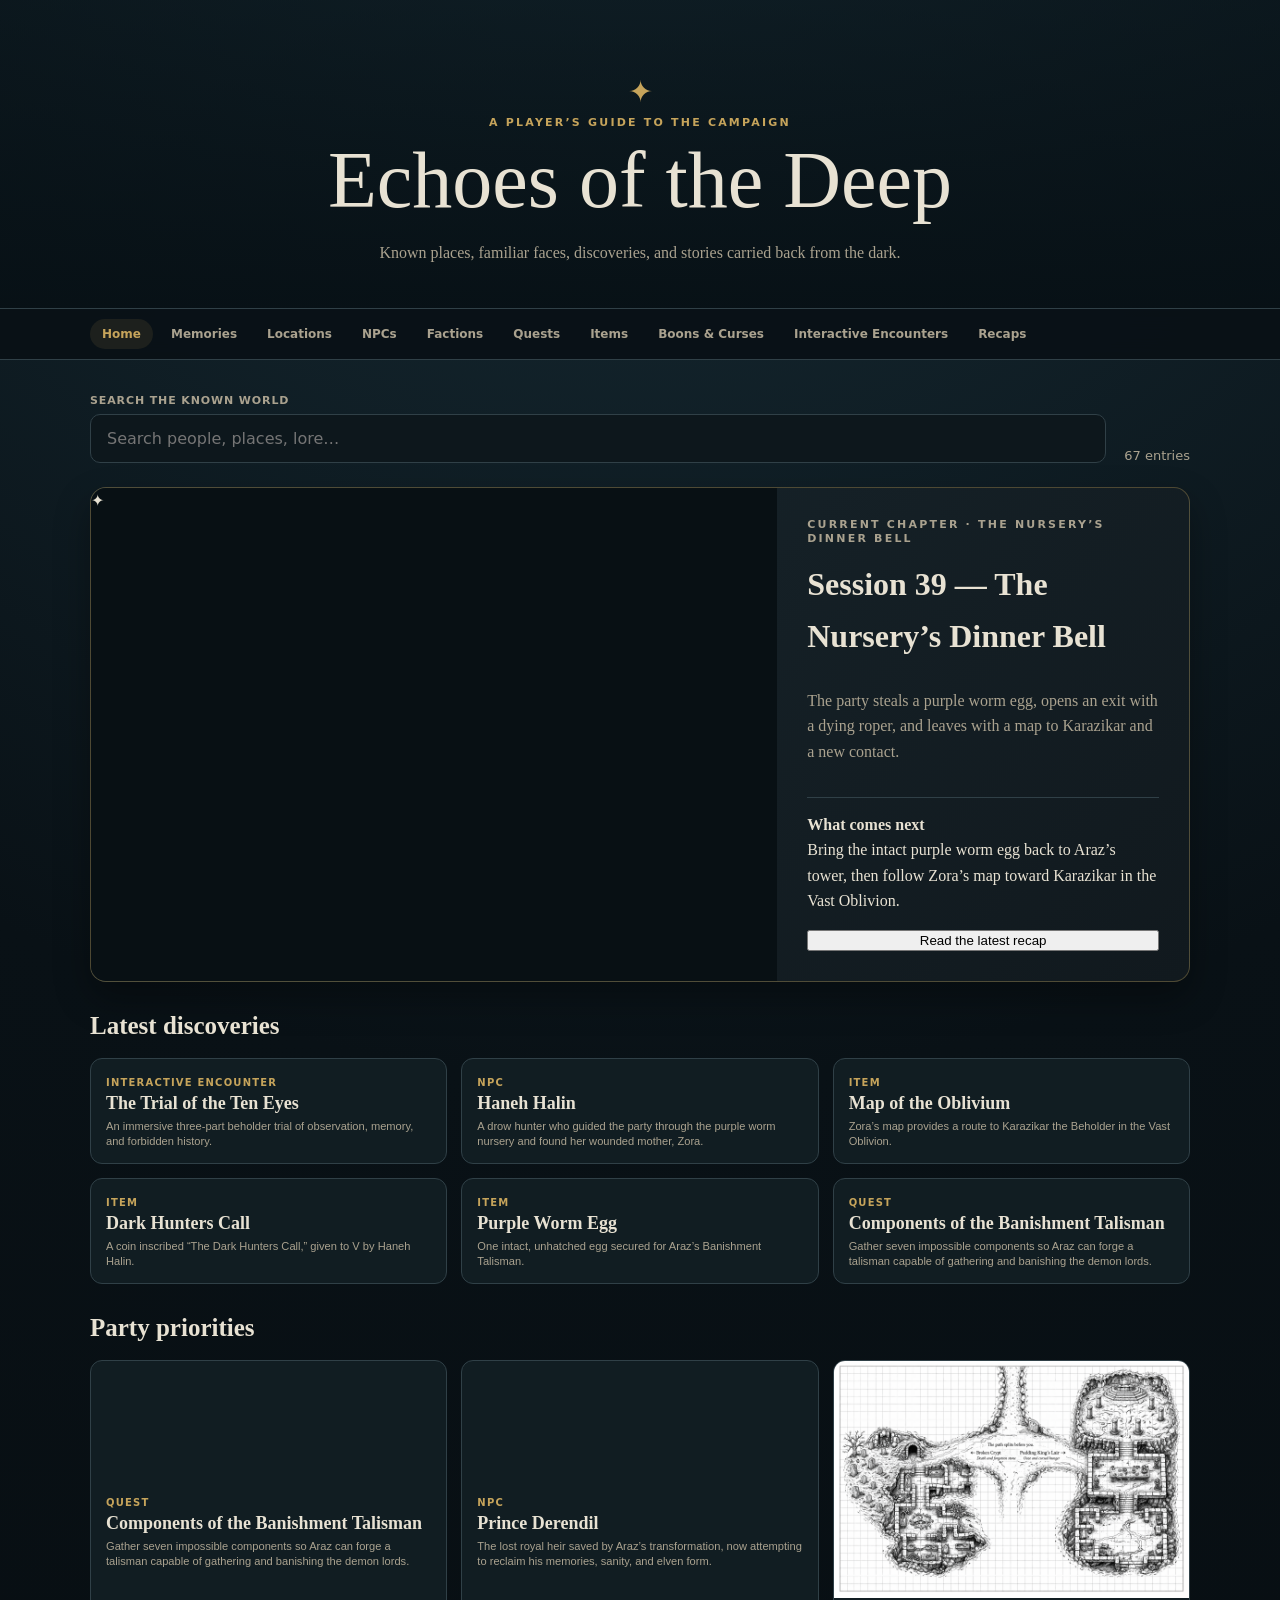
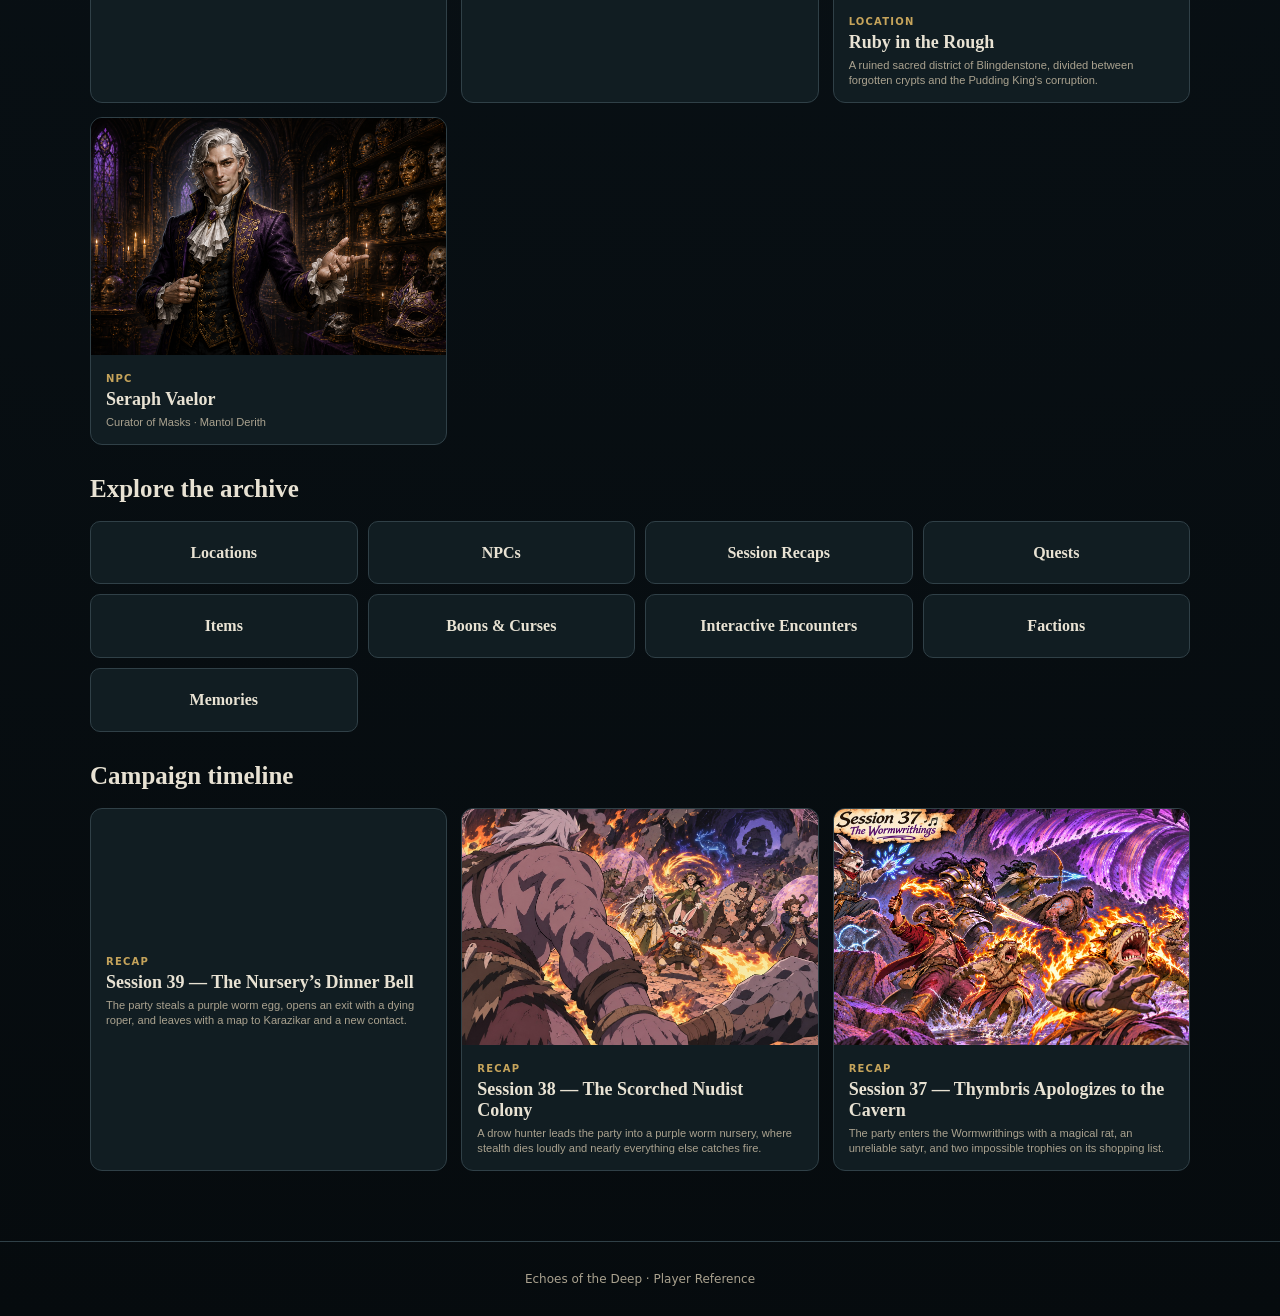
<file: index.html>
<!doctype html>
<html lang="en">
<head>
  <meta charset="utf-8"><meta name="viewport" content="width=device-width,initial-scale=1">
  <meta name="description" content="Player-safe campaign reference for Echoes of the Deep">
  <title>Echoes of the Deep · Player Wiki</title><link rel="stylesheet" href="styles.css?v=dashboard-20260818">
  <style>
    .item-effect{margin-top:24px;padding:20px;border:1px solid var(--gold);border-radius:12px;background:#c6a45b12}.item-effect h3{margin:0 0 8px;color:var(--gold);font-size:23px}.item-effect p{margin:8px 0 0}.item-effect .effect-rarity{font-weight:700;color:var(--gold)}
    .item-filters{display:flex;flex-wrap:wrap;gap:8px;margin:-6px 0 24px}.item-filters button{padding:9px 13px;border:1px solid var(--line);border-radius:999px;background:#0d171c;color:var(--muted);font:700 12px system-ui;cursor:pointer}.item-filters button:hover,.item-filters button.active{border-color:var(--gold);background:#c6a45b1b;color:var(--gold)}
    .item-ledger{margin-bottom:28px}.ledger-heading{padding:24px 26px;border:1px solid #c6a45b66;border-radius:14px 14px 0 0;background:linear-gradient(135deg,#271d12,#101b20)}.ledger-heading h2{margin:2px 0 6px;color:#f1d58f;font:600 clamp(28px,5vw,42px)/1.1 Copperplate,"Palatino Linotype",Georgia,serif;letter-spacing:.04em}.ledger-heading>p:last-child{margin:0;color:var(--muted);font-style:italic}.ledger-section{padding:22px;border:1px solid var(--line);border-top:0;background:#0c161b}.ledger-section h3,.featured-heading{margin:0 0 13px;color:var(--gold);font:600 21px Copperplate,"Palatino Linotype",Georgia,serif;letter-spacing:.06em}.ledger-used{background:#151113}.ledger-scroll{overflow-x:auto}.ledger-table{width:100%;border-collapse:collapse;font-size:14px}.ledger-table th{padding:9px;border-bottom:1px solid var(--gold);color:var(--gold);font:700 11px Copperplate,Georgia,serif;letter-spacing:.08em;text-align:left;text-transform:uppercase}.ledger-table td{padding:11px 9px;border-bottom:1px solid var(--line);vertical-align:top}.ledger-table td:nth-child(5){min-width:260px;color:var(--muted)}.ledger-table button{padding:0;border:0;background:none;color:var(--ink);font:700 14px Georgia,serif;text-align:left;cursor:pointer}.ledger-table button:hover{color:var(--gold)}.ledger-status{white-space:nowrap;color:var(--blue);font-weight:700}.ledger-used .ledger-status{color:#bc8f8f}.ledger-empty{margin:0;color:var(--muted);font-style:italic}.featured-heading{margin-top:28px}
    .home-dashboard{display:grid;gap:24px;margin-bottom:28px}.home-current{display:grid;grid-template-columns:minmax(0,1.25fr) minmax(280px,.75fr);overflow:hidden;border:1px solid #c6a45b55;border-radius:16px;background:linear-gradient(135deg,#18262d,#11191e);box-shadow:0 16px 36px #0005}.home-current-image{min-height:330px;background:#081014}.home-current-image img{width:100%;height:100%;object-fit:cover}.home-current-copy{display:flex;flex-direction:column;justify-content:center;padding:30px}.home-current-copy h2{margin:5px 0 10px;font-size:32px}.home-current-copy p{color:var(--muted)}.home-current-copy .objective{padding-top:14px;border-top:1px solid var(--line);color:var(--ink)}.home-section h2{margin:0 0 12px;font-size:25px}.home-cards{display:grid;grid-template-columns:repeat(3,minmax(0,1fr));gap:14px}.home-card{overflow:hidden;padding:0;border:1px solid var(--line);border-radius:12px;background:var(--panel);color:var(--ink);text-align:left;cursor:pointer}.home-card:hover{border-color:var(--gold);transform:translateY(-2px)}.home-card img{display:block;width:100%;aspect-ratio:3/2;object-fit:cover;background:#081014}.home-card-copy{display:block;padding:15px}.home-card strong{display:block;margin:4px 0;font:600 18px Georgia,serif}.home-card small{color:var(--muted)}.home-categories{display:grid;grid-template-columns:repeat(4,minmax(0,1fr));gap:10px}.home-categories a{padding:18px;border:1px solid var(--line);border-radius:10px;background:#111d22;color:var(--ink);font-weight:700;text-align:center;text-decoration:none}.home-categories a:hover{border-color:var(--gold);color:var(--gold)}.encounter-actions{display:grid;grid-template-columns:repeat(2,minmax(0,1fr));gap:10px;margin-top:26px;padding-top:22px;border-top:1px solid var(--line)}.encounter-actions h3,.encounter-actions p{grid-column:1/-1;margin:0}.encounter-actions h3{color:var(--gold);font-size:22px}.encounter-actions p{color:var(--muted)}.encounter-actions a{display:block;padding:12px 14px;border:1px solid var(--gold);border-radius:9px;background:#c6a45b16;color:var(--ink);font:700 13px system-ui;text-align:center;text-decoration:none}.encounter-actions a:hover{background:#c6a45b2b;color:#fff2c7}.encounter-actions .secondary{border-color:var(--line);background:#111d22}.encounter-actions .wide{grid-column:1/-1}@media(max-width:800px){.home-current{grid-template-columns:1fr}.home-current-image{min-height:230px}.home-cards{grid-template-columns:repeat(2,minmax(0,1fr))}.home-categories{grid-template-columns:repeat(2,minmax(0,1fr))}}@media(max-width:520px){.home-cards{grid-template-columns:1fr}.encounter-actions{grid-template-columns:1fr}.encounter-actions .wide{grid-column:auto}}
  </style>
  <style>.npc-directory{margin-bottom:28px}.npc-heading{background:linear-gradient(135deg,#17232a,#251a2c)}.npc-table td:nth-child(5){min-width:280px;color:var(--muted)}.npc-relationship{color:var(--blue);font-weight:700}.ledger-unknown{background:#11171d}</style>
</head>
<body>
  <header class="hero"><div class="hero-mark">✦</div><p class="eyebrow">A player’s guide to the campaign</p><h1>Echoes of the Deep</h1><p class="subtitle">Known places, familiar faces, discoveries, and stories carried back from the dark.</p></header>
  <nav class="wiki-nav" aria-label="Wiki sections"><a href="#home" class="active">Home</a><a href="#memories">Memories</a><a href="#locations">Locations</a><a href="#npcs">NPCs</a><a href="#factions">Factions</a><a href="#quests">Quests</a><a href="#items">Items</a><a href="#boons-curses">Boons &amp; Curses</a><a href="#encounters">Interactive Encounters</a><a href="#recaps">Recaps</a></nav>
  <main>
    <section class="tools"><label class="search"><span>Search the known world</span><input id="searchInput" type="search" placeholder="Search people, places, lore…"></label><p id="resultCount" aria-live="polite"></p></section>
    <nav id="itemFilters" class="item-filters hidden" aria-label="Item categories"><button class="active" type="button" data-item-category="all">All</button><button type="button" data-item-category="equipment">Equipment</button><button type="button" data-item-category="consumable">Consumables</button><button type="button" data-item-category="relic">Relics</button><button type="button" data-item-category="treasure">Treasure</button><button type="button" data-item-category="quest">Quest Items</button><button type="button" data-item-category="keepsake">Keepsakes</button></nav>
    <section id="itemLedger" class="item-ledger hidden" aria-label="Item ledger"></section>
    <nav id="npcFilters" class="item-filters hidden" aria-label="NPC status"><button class="active" type="button" data-npc-status="all">All</button><button type="button" data-npc-status="active">Current &amp; Active</button><button type="button" data-npc-status="unknown">Missing or Unknown</button><button type="button" data-npc-status="deceased">Deceased &amp; Defeated</button></nav>
    <section id="npcDirectory" class="npc-directory hidden" aria-label="NPC directory"></section>
    <section id="homeDashboard" class="home-dashboard"></section>
    <section id="welcome" class="welcome hidden"><p class="eyebrow">Campaign archive</p><h2>What the party knows</h2><p>This archive grows as the party explores. Everything here is safe for players to read.</p></section>
    <section id="entryGrid" class="entry-grid" aria-live="polite"></section>
    <section id="emptyState" class="empty hidden"><h2>Nothing discovered yet</h2><p>Try another search or return to the full archive.</p></section>
  </main>
  <dialog id="entryDialog"><button id="closeDialog" class="close" aria-label="Close">×</button><div id="dialogContent"></div></dialog>
  <footer>Echoes of the Deep · Player Reference</footer>
  <script src="data/wiki-data.js?v=session-39-20261124"></script><script src="app.js?v=encounter-player-only-v2"></script>
</body></html>
</file>
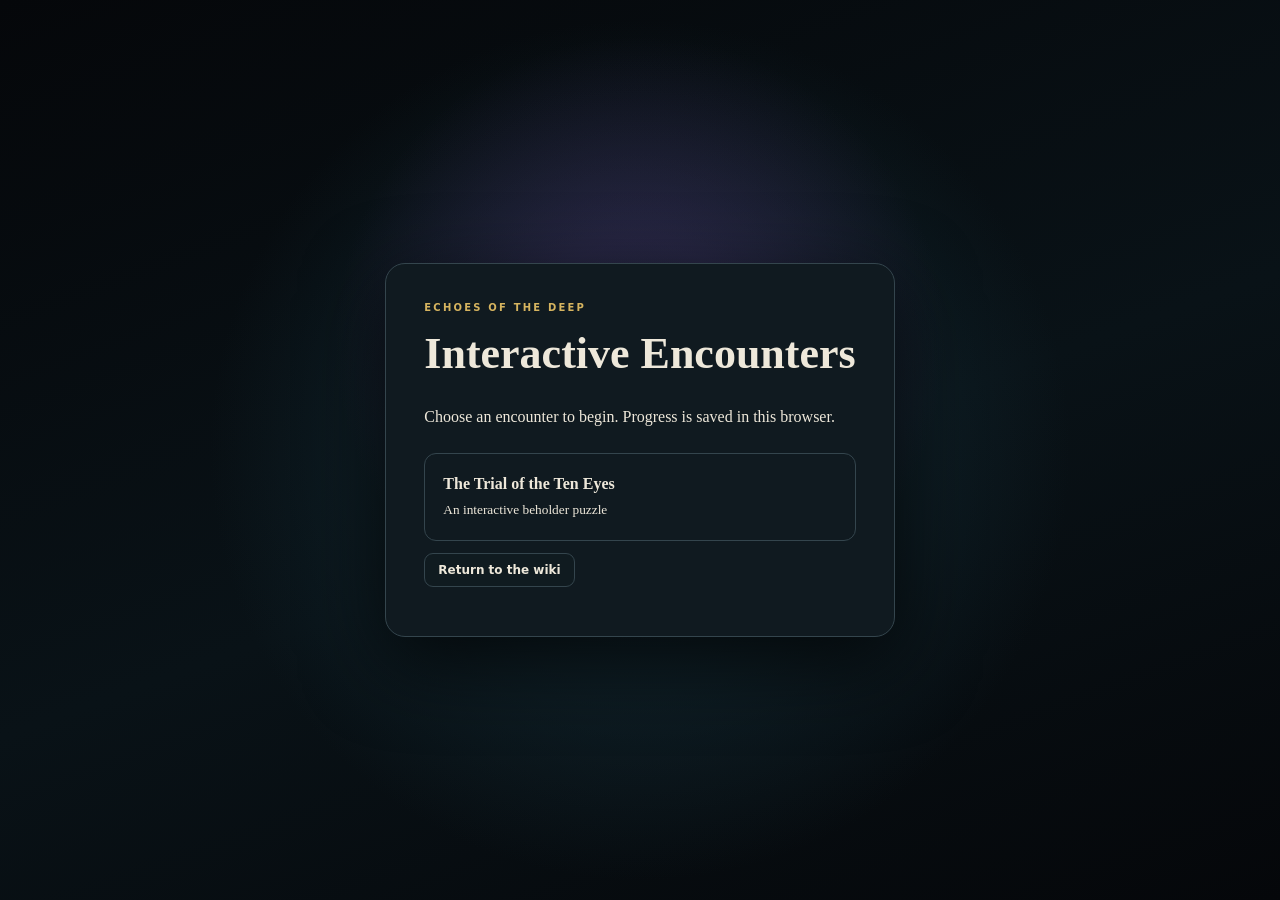
<file: encounter.html>
<!doctype html>
<html lang="en">
<head>
  <meta charset="utf-8">
  <meta name="viewport" content="width=device-width,initial-scale=1">
  <meta name="description" content="Interactive encounters for Echoes of the Deep">
  <title>Interactive Encounter · Echoes of the Deep</title>
  <link rel="stylesheet" href="encounter.css?v=player-only-v2">
</head>
<body>
  <div id="encounterRoot" class="encounter-shell" aria-live="polite"></div>
  <script src="data/encounters-player.js?v=player-only-v2"></script>
  <script src="encounter.js?v=player-only-v2"></script>
</body>
</html>
</file>
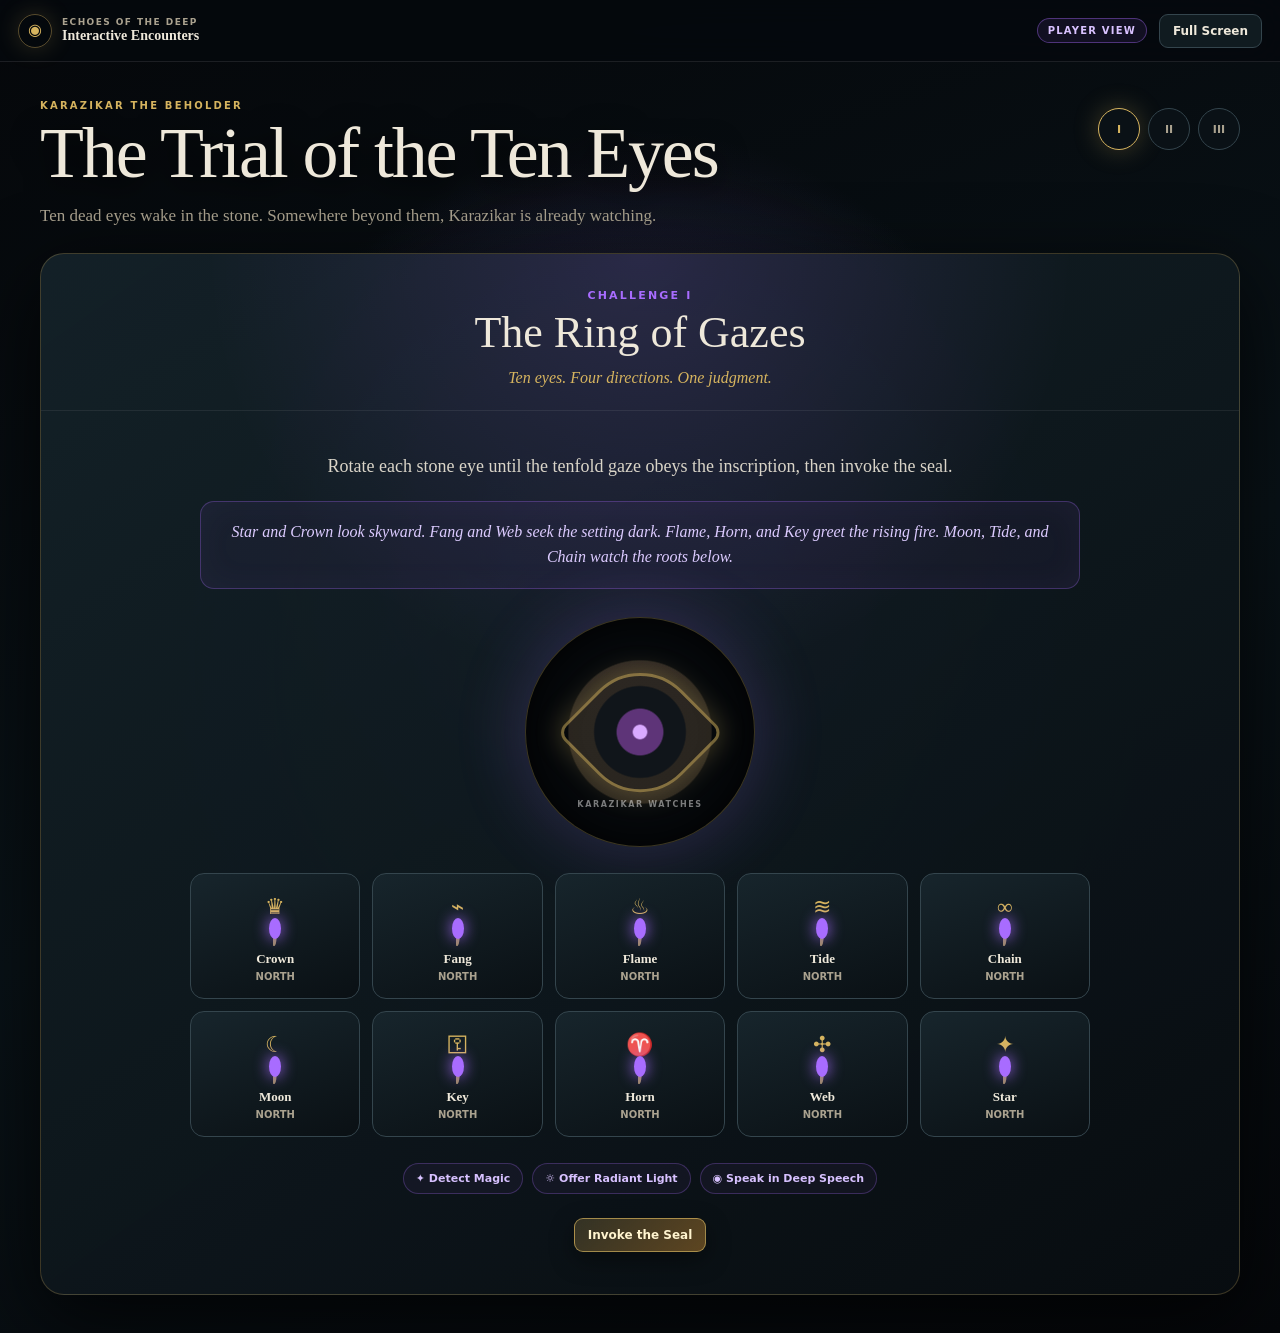
<file: encounters/trial-of-ten-eyes-player.html>
<!doctype html>
<html lang="en">
<head>
  <meta charset="utf-8">
  <meta name="viewport" content="width=device-width,initial-scale=1">
  <meta name="description" content="Standalone interactive encounter: The Trial of the Ten Eyes">
  <title>The Trial of the Ten Eyes · Echoes of the Deep</title>
  <style>:root {
  --void:#05070a;
  --deep:#091015;
  --panel:#101a20;
  --panel-soft:#152229;
  --ink:#eee8da;
  --muted:#aaa28f;
  --line:#34454d;
  --gold:#d6b45f;
  --arcane:#a86cff;
  --danger:#d95a68;
  --success:#64c7a5;
  --shadow:0 24px 80px #000b;
}
*{box-sizing:border-box}
html,body{min-height:100%;margin:0;background:var(--void);color:var(--ink)}
body{font:16px/1.55 Georgia,"Times New Roman",serif;overflow-x:hidden}
button,a{font:inherit}
button{color:inherit}
.encounter-shell{min-height:100vh;background:
  radial-gradient(circle at 50% 38%,#6d3b9840 0 12%,transparent 36%),
  radial-gradient(circle at 50% 50%,#152e38 0,transparent 55%),
  linear-gradient(160deg,#05070a,#091217 54%,#05070a)}
.encounter-shell::before{content:"";position:fixed;inset:0;pointer-events:none;opacity:.2;background-image:
  linear-gradient(30deg,#ffffff08 1px,transparent 1px),linear-gradient(150deg,#ffffff05 1px,transparent 1px);background-size:44px 44px}
.encounter-topbar{position:sticky;top:0;z-index:30;display:flex;align-items:center;gap:12px;min-height:62px;padding:10px 18px;border-bottom:1px solid #ffffff18;background:#05090dd9;backdrop-filter:blur(18px)}
.encounter-topbar .brand{display:flex;align-items:center;gap:10px;margin-right:auto;color:var(--ink);text-decoration:none}
.brand-mark{display:grid;width:34px;height:34px;place-items:center;border:1px solid #d6b45f66;border-radius:50%;color:var(--gold);box-shadow:0 0 25px #d6b45f33}
.brand-copy{display:grid;line-height:1.1}.brand-copy small{color:var(--muted);font:700 9px/1.2 system-ui;letter-spacing:.16em;text-transform:uppercase}.brand-copy strong{font-size:14px}
.mode-badge{padding:6px 10px;border:1px solid #a86cff66;border-radius:999px;color:#d9c2ff;background:#a86cff16;font:800 10px system-ui;letter-spacing:.12em;text-transform:uppercase}
.top-button,.link-button,.primary-button,.secondary-button,.danger-button{padding:9px 13px;border:1px solid var(--line);border-radius:9px;background:#101b20;color:var(--ink);font:700 12px system-ui;cursor:pointer;text-decoration:none}
.top-button:hover,.link-button:hover,.secondary-button:hover{border-color:var(--gold);color:var(--gold)}
.primary-button{border-color:#d6b45faa;background:linear-gradient(135deg,#d6b45f33,#5e4621);color:#fff4cf;box-shadow:0 8px 24px #0006}
.primary-button:hover{filter:brightness(1.15)}
.danger-button{border-color:#d95a6880;background:#d95a6818;color:#ffabb4}
.encounter-layout{display:grid;grid-template-columns:minmax(0,1fr);min-height:calc(100vh - 62px)}
.dm-mode .encounter-layout{grid-template-columns:minmax(0,1fr) 380px}
.player-stage{position:relative;display:flex;min-width:0;flex-direction:column;padding:clamp(18px,3vw,42px)}
.encounter-hero{display:grid;grid-template-columns:minmax(0,1fr) auto;align-items:start;gap:24px;max-width:1200px;width:100%;margin:0 auto 24px}
.eyebrow{margin:0 0 7px;color:var(--gold);font:800 10px system-ui;letter-spacing:.22em;text-transform:uppercase}
.encounter-hero h1{margin:0;font:500 clamp(34px,6vw,72px)/.98 Georgia,serif;letter-spacing:-.03em;text-shadow:0 8px 30px #000}
.encounter-hero .subtitle{max-width:700px;margin:14px 0 0;color:var(--muted);font-size:17px}
.progress-orbit{display:flex;gap:8px;padding-top:8px}.progress-eye{display:grid;width:42px;height:42px;place-items:center;border:1px solid var(--line);border-radius:50%;background:#0a1116;color:var(--muted);font:800 11px system-ui}.progress-eye.active{border-color:var(--gold);color:var(--gold);box-shadow:0 0 26px #d6b45f44}.progress-eye.complete{border-color:var(--success);color:var(--success);background:#64c7a514}
.encounter-board{position:relative;max-width:1200px;width:100%;margin:auto;overflow:hidden;border:1px solid #d6b45f40;border-radius:24px;background:linear-gradient(145deg,#15232ae8,#080d11f2);box-shadow:var(--shadow)}
.encounter-board::before{content:"";position:absolute;inset:-2px;pointer-events:none;border-radius:24px;background:radial-gradient(circle at 50% 0,#a86cff28,transparent 36%)}
.stage-heading{position:relative;padding:28px 30px 20px;border-bottom:1px solid #ffffff12;text-align:center}.stage-heading .stage-number{display:inline-block;margin-bottom:7px;color:var(--arcane);font:800 11px system-ui;letter-spacing:.2em;text-transform:uppercase}.stage-heading h2{margin:0;font:500 clamp(28px,4vw,44px)/1.1 Georgia,serif}.stage-heading .kicker{margin:8px 0 0;color:var(--gold);font-style:italic}.stage-content{position:relative;padding:clamp(20px,4vw,42px)}
.prompt{max-width:780px;margin:0 auto 20px;color:#d9d4c8;text-align:center;font-size:18px}.inscription{max-width:880px;margin:0 auto 28px;padding:18px 22px;border:1px solid #a86cff4d;border-radius:14px;background:#a86cff0d;color:#dccbff;text-align:center;font-style:italic;box-shadow:inset 0 0 35px #a86cff0d}
.beholder-seal{position:relative;width:min(230px,44vw);aspect-ratio:1;margin:0 auto 26px;border:1px solid #d6b45f42;border-radius:50%;background:radial-gradient(circle,#d9aaff 0 4%,#5e3478 5% 14%,#10151a 15% 28%,#7f4f2340 29% 44%,#06090c 45%);box-shadow:0 0 70px #a86cff38,inset 0 0 45px #000}
.beholder-seal::before{content:"";position:absolute;inset:24%;border:3px solid #d6b45f88;border-radius:50% 10% 50% 10%;transform:rotate(45deg);box-shadow:0 0 28px #d6b45f55}
.beholder-seal::after{content:"KARAZIKAR WATCHES";position:absolute;inset:auto 0 16%;color:#ffffff77;font:800 8px system-ui;letter-spacing:.2em;text-align:center}
.eye-grid{display:grid;grid-template-columns:repeat(5,minmax(105px,1fr));gap:12px;max-width:900px;margin:0 auto 26px}
.eye-rotor{position:relative;min-height:126px;padding:12px;border:1px solid var(--line);border-radius:14px;background:linear-gradient(160deg,#17252c,#0a1014);cursor:pointer;transition:.18s}.eye-rotor:hover{border-color:var(--gold);transform:translateY(-2px)}.eye-rotor.aligned{border-color:#64c7a588;background:#64c7a50d}.eye-glyph{display:block;color:var(--gold);font-size:22px}.stone-eye{position:relative;width:66px;height:38px;margin:7px auto;border:2px solid #9e8a63;border-radius:70% 12%;background:#d9c89a1f;transform:rotate(45deg);box-shadow:inset 0 0 14px #000}.pupil{position:absolute;left:50%;top:50%;width:12px;height:21px;margin:-10px 0 0 -6px;border-radius:50%;background:var(--arcane);box-shadow:0 0 15px var(--arcane);transform-origin:50% 50%;transition:.25s}.eye-meta{display:grid;gap:2px;text-align:center}.eye-meta strong{font-size:13px}.eye-meta small{color:var(--muted);font:700 10px system-ui;text-transform:uppercase}
.stage-actions{display:flex;flex-wrap:wrap;justify-content:center;gap:10px;margin-top:24px}.feedback{max-width:860px;margin:20px auto 0;padding:14px 18px;border:1px solid #ffffff18;border-radius:12px;background:#05090d99;color:var(--muted);text-align:center}.feedback.success{border-color:#64c7a566;color:#a5f1d8;background:#64c7a510}.feedback.error{border-color:#d95a6866;color:#ffc3c8;background:#d95a6810}.feedback.hint{border-color:#a86cff66;color:#dfcaff;background:#a86cff10}
.magic-row{display:flex;flex-wrap:wrap;justify-content:center;gap:9px;margin-top:18px}.magic-button{padding:8px 12px;border:1px solid #a86cff45;border-radius:999px;background:#a86cff0d;color:#d7c1ff;font:700 11px system-ui;cursor:pointer}.magic-button:hover,.magic-button.used{border-color:var(--arcane);background:#a86cff20}
.shard-workspace{display:grid;grid-template-columns:minmax(0,.8fr) minmax(0,1.2fr);gap:22px;max-width:1000px;margin:auto}.shard-tray,.pedestal-field{padding:18px;border:1px solid #ffffff12;border-radius:16px;background:#060b0f88}.workspace-title{margin:0 0 14px;color:var(--muted);font:800 10px system-ui;letter-spacing:.16em;text-transform:uppercase}.shards{display:grid;gap:10px}.memory-shard{display:grid;grid-template-columns:42px 1fr;align-items:center;gap:10px;width:100%;padding:10px;border:1px solid var(--line);border-radius:12px;background:#132027;text-align:left;cursor:grab}.memory-shard:hover,.memory-shard.selected{border-color:var(--arcane);background:#a86cff16}.memory-shard.placed{opacity:.5}.memory-shard .glyph{display:grid;width:38px;height:38px;place-items:center;border-radius:9px;background:#0005;color:var(--gold);font-size:23px}.memory-shard small{display:block;color:var(--muted)}
.pedestals{display:grid;grid-template-columns:repeat(2,minmax(0,1fr));gap:10px}.pedestal{min-height:112px;padding:12px;border:1px dashed #65747c;border-radius:12px;background:linear-gradient(#111c22,#0b1216);cursor:pointer;text-align:center}.pedestal:hover,.pedestal.dragover{border-color:var(--gold);background:#d6b45f0d}.pedestal .pedestal-glyph{color:#7e8c93;font-size:26px}.pedestal strong{display:block;font-size:13px}.pedestal .placed-shard{display:inline-flex;align-items:center;gap:7px;margin-top:8px;padding:6px 9px;border:1px solid #a86cff66;border-radius:999px;background:#a86cff18;color:#e5d7ff;font-size:12px}
.sequence-display{display:flex;min-height:74px;align-items:center;justify-content:center;gap:10px;max-width:680px;margin:0 auto 20px;padding:12px;border:1px solid #ffffff17;border-radius:14px;background:#05090d80}.sequence-slot{display:grid;width:52px;height:52px;place-items:center;border:1px dashed #637078;border-radius:50%;color:#627078;font-size:25px}.sequence-slot.filled{border-style:solid;border-color:var(--gold);color:var(--gold);background:#d6b45f0f;box-shadow:0 0 20px #d6b45f22}.symbol-grid{display:grid;grid-template-columns:repeat(5,minmax(90px,1fr));gap:10px;max-width:800px;margin:auto}.symbol-button{padding:14px 8px;border:1px solid var(--line);border-radius:12px;background:#101a20;cursor:pointer}.symbol-button:hover{border-color:var(--arcane);background:#a86cff12}.symbol-button .glyph{display:block;color:var(--gold);font-size:25px}.symbol-button small{color:var(--muted)}
.lore-reveal{max-width:900px;margin:24px auto 0;padding:18px 22px;border-left:3px solid var(--success);border-radius:0 12px 12px 0;background:#64c7a50d}.lore-reveal strong{display:block;margin-bottom:5px;color:var(--success);font:800 10px system-ui;letter-spacing:.14em;text-transform:uppercase}
.completion{padding:clamp(35px,8vw,90px) 30px;text-align:center}.completion-mark{display:grid;width:130px;height:130px;margin:0 auto 24px;place-items:center;border:1px solid var(--gold);border-radius:50%;background:radial-gradient(circle,#a86cff55,#091015 65%);color:var(--gold);font-size:58px;box-shadow:0 0 80px #a86cff55}.completion h2{margin:0;font-size:clamp(34px,5vw,58px)}.completion p{max-width:700px;margin:16px auto;color:var(--muted);font-size:18px}.unlock-banner{display:inline-block;margin-top:18px;padding:12px 18px;border:1px solid #64c7a566;border-radius:999px;color:#b6f4df;background:#64c7a512;font:800 11px system-ui;letter-spacing:.12em;text-transform:uppercase}
.dm-panel{position:sticky;top:62px;height:calc(100vh - 62px);overflow:auto;border-left:1px solid var(--line);background:#091116f7;box-shadow:-16px 0 45px #0008}.dm-panel-inner{padding:20px}.dm-panel h2{margin:4px 0 14px;font-size:25px}.dm-panel h3{margin:22px 0 9px;color:var(--gold);font-size:17px}.dm-note{padding:12px;border:1px solid #a86cff45;border-radius:10px;background:#a86cff0d;color:#d8c5fb;font-size:13px}.dm-controls{display:grid;grid-template-columns:1fr 1fr;gap:8px}.dm-controls .wide{grid-column:1/-1}.dm-stage-list{display:grid;gap:7px}.dm-stage-button{padding:10px;border:1px solid var(--line);border-radius:9px;background:#101b20;text-align:left;cursor:pointer}.dm-stage-button.active{border-color:var(--gold);color:var(--gold)}.dm-stage-button.complete::after{content:" ✓";color:var(--success)}.solution-box{padding:12px;border:1px solid #d6b45f55;border-radius:10px;background:#d6b45f0b;color:#f0dca5;font-size:13px}.check-table{width:100%;border-collapse:collapse;font-size:12px}.check-table td{padding:7px;border-bottom:1px solid #ffffff12;vertical-align:top}.check-table td:first-child{width:85px;color:var(--gold);font-weight:700}.hint-buttons{display:grid;gap:7px}.hint-buttons button{text-align:left}.dm-lore{padding-left:18px;color:var(--muted);font-size:13px}
.directory{display:grid;min-height:100vh;place-items:center;padding:30px}.directory-card{max-width:760px;padding:38px;border:1px solid var(--line);border-radius:20px;background:var(--panel);box-shadow:var(--shadow)}.directory-card h1{margin:0 0 12px;font-size:44px}.directory-list{display:grid;gap:12px;margin-top:24px}.directory-link{display:block;padding:18px;border:1px solid var(--line);border-radius:12px;color:var(--ink);text-decoration:none}.directory-link:hover{border-color:var(--gold)}
.sr-only{position:absolute;width:1px;height:1px;padding:0;margin:-1px;overflow:hidden;clip:rect(0,0,0,0);white-space:nowrap;border:0}
@media(max-width:1050px){.dm-mode .encounter-layout{grid-template-columns:1fr}.dm-panel{position:relative;top:auto;height:auto;border-top:1px solid var(--line);border-left:0}.eye-grid{grid-template-columns:repeat(5,minmax(85px,1fr))}}
@media(max-width:760px){.encounter-topbar{flex-wrap:wrap}.brand-copy small{display:none}.encounter-hero{grid-template-columns:1fr}.progress-orbit{order:-1}.eye-grid{grid-template-columns:repeat(2,minmax(0,1fr))}.shard-workspace{grid-template-columns:1fr}.symbol-grid{grid-template-columns:repeat(2,minmax(0,1fr))}.pedestals{grid-template-columns:1fr}.player-stage{padding:16px}.stage-content{padding:18px}.encounter-hero h1{font-size:38px}}
@media(prefers-reduced-motion:reduce){*{scroll-behavior:auto!important;transition:none!important;animation:none!important}}
</style>
</head>
<body>
  <div id="encounterRoot" class="encounter-shell" aria-live="polite"></div>
  <script>window.ECHOES_OFFLINE_DEFAULT_ID="trial-of-ten-eyes";</script>
  <script>// Player-safe interactive encounter definitions.
// Do not include private notes or plaintext solutions.
window.ECHOES_ENCOUNTERS = {
  version: 1,
  encounters: [
    {
      id: "trial-of-ten-eyes",
      title: "The Trial of the Ten Eyes",
      subtitle: "An interactive beholder puzzle",
      antagonist: "Karazikar the Beholder",
      introduction: "Ten dead eyes wake in the stone. Somewhere beyond them, Karazikar is already watching.",
      theme: {
        accent: "#d6b45f",
        arcane: "#a86cff",
        danger: "#d95a68"
      },
      magicInteractions: [
        {
          id: "detect-magic",
          label: "Detect Magic",
          icon: "✦",
          response: "Threads of divination connect every eye to the central seal. The magic reacts to intention, not force."
        },
        {
          id: "radiant-light",
          label: "Offer Radiant Light",
          icon: "☼",
          response: "The nearest pupils contract. For one breath, old scratches flare along the mechanism like a hidden constellation."
        },
        {
          id: "deep-speech",
          label: "Speak in Deep Speech",
          icon: "◉",
          response: "A voice answers from inside the walls: ‘To be seen is to be owned. To be remembered is to endure.’"
        }
      ],
      stages: [
        {
          id: "ring-of-gazes",
          number: "I",
          type: "rotors",
          title: "The Ring of Gazes",
          kicker: "Ten eyes. Four directions. One judgment.",
          prompt: "Rotate each stone eye until the tenfold gaze obeys the inscription, then invoke the seal.",
          clue: "Star and Crown look skyward. Fang and Web seek the setting dark. Flame, Horn, and Key greet the rising fire. Moon, Tide, and Chain watch the roots below.",
          directions: ["North", "East", "South", "West"],
          eyes: [
            { id: "crown", label: "Crown", glyph: "♛" },
            { id: "fang", label: "Fang", glyph: "⌁" },
            { id: "flame", label: "Flame", glyph: "♨" },
            { id: "tide", label: "Tide", glyph: "≋" },
            { id: "chain", label: "Chain", glyph: "∞" },
            { id: "moon", label: "Moon", glyph: "☾" },
            { id: "key", label: "Key", glyph: "⚿" },
            { id: "horn", label: "Horn", glyph: "♈" },
            { id: "web", label: "Web", glyph: "✣" },
            { id: "star", label: "Star", glyph: "✦" }
          ],
          answerHash: "7ca4f566",
          success: "The ten pupils lock into place. The central seal opens like an eyelid, revealing a memory trapped in amber light.",
          lore: "Karazikar did not build the Ten Eyes to watch intruders. He built them to decide which memories were permitted to survive."
        },
        {
          id: "burden-of-memory",
          number: "II",
          type: "placements",
          title: "The Burden of Memory",
          kicker: "Every tyrant chooses where history rests.",
          prompt: "Place each memory shard upon the pedestal that completes its meaning.",
          clue: "Rule sits above. Hunger gathers at the feast. Fire remembers the pyre. Betrayal knows its own reflection. Silence keeps the grave.",
          shards: [
            { id: "crown", label: "Rule", glyph: "♛", color: "gold" },
            { id: "fang", label: "Hunger", glyph: "⌁", color: "red" },
            { id: "flame", label: "Fire", glyph: "♨", color: "amber" },
            { id: "dagger", label: "Betrayal", glyph: "†", color: "violet" },
            { id: "moon", label: "Silence", glyph: "☾", color: "blue" }
          ],
          pedestals: [
            { id: "throne", label: "The Empty Throne", glyph: "♜" },
            { id: "feast", label: "The Last Feast", glyph: "◒" },
            { id: "pyre", label: "The Black Pyre", glyph: "△" },
            { id: "mirror", label: "The Unkind Mirror", glyph: "◇" },
            { id: "grave", label: "The Nameless Grave", glyph: "▱" }
          ],
          answerHash: "26b7996d",
          success: "The shards sink into the pedestals. Five scenes bloom across the chamber, each showing Karazikar erasing a different version of his defeat.",
          lore: "Five witnesses survived Karazikar’s first fall: a ruler, a flame-bearer, a betrayer, a mourner, and the silence that kept their names."
        },
        {
          id: "tenfold-answer",
          number: "III",
          type: "sequence",
          title: "The Tenfold Answer",
          kicker: "History opens only for those who name its witnesses.",
          prompt: "Select four sigils in the order that records Karazikar’s first ending.",
          clue: "First came the ruler who defied him. Then the fire that scarred him. Third, the reflection that betrayed him. Last, the grave that could not hold his name.",
          length: 4,
          symbols: [
            { id: "crown", label: "Crown", glyph: "♛" },
            { id: "fang", label: "Fang", glyph: "⌁" },
            { id: "flame", label: "Flame", glyph: "♨" },
            { id: "tide", label: "Tide", glyph: "≋" },
            { id: "chain", label: "Chain", glyph: "∞" },
            { id: "moon", label: "Moon", glyph: "☾" },
            { id: "key", label: "Key", glyph: "⚿" },
            { id: "horn", label: "Horn", glyph: "♈" },
            { id: "mirror", label: "Mirror", glyph: "◇" },
            { id: "grave", label: "Grave", glyph: "▱" }
          ],
          answerHash: "a236b997",
          success: "All ten eyes close. A final doorway irises open, and Karazikar’s laughter rolls through the stone.",
          lore: "Karazikar survived because his name remained inside the story of his defeat. The Trial preserves the very history he tried to destroy."
        }
      ],
      completion: {
        title: "The Trial Is Witnessed",
        text: "The seal yields. The party has reconstructed the memory Karazikar tried to erase, and the path beyond the Ten Eyes stands open.",
        unlock: "Unlocked: The Vault of the Severed Gaze"
      }
    }
  ]
};
</script>
  <script>(function () {
  "use strict";

  const root = document.getElementById("encounterRoot");
  const params = new URLSearchParams(window.location.search);
  const catalog = window.ECHOES_ENCOUNTERS?.encounters || [];
  const encounterId = params.get("id") || window.ECHOES_OFFLINE_DEFAULT_ID || "";
  const encounter = catalog.find((item) => item.id === encounterId);
  const storageKey = encounter ? `echoes.encounter.${encounter.id}.player.v2` : "";
  const channel = encounter && "BroadcastChannel" in window
    ? new BroadcastChannel(`echoes-encounter-player-v2-${encounter.id}`)
    : null;
  let state = encounter ? loadState() : null;

  function escapeHTML(value) {
    return String(value ?? "")
      .replaceAll("&", "&amp;")
      .replaceAll("<", "&lt;")
      .replaceAll(">", "&gt;")
      .replaceAll('"', "&quot;")
      .replaceAll("'", "&#039;");
  }

  function defaultState() {
    return {
      stageIndex: 0,
      completedStages: [],
      rotations: Array(encounter?.stages?.[0]?.eyes?.length || 10).fill(0),
      placements: {},
      selectedShard: null,
      sequence: [],
      interactions: [],
      feedback: null,
      revealedHint: 0,
      loreUnlocked: [],
      attempts: {},
      completed: false,
      updatedAt: Date.now()
    };
  }

  function normalizeState(candidate) {
    const base = defaultState();
    const next = { ...base, ...(candidate || {}) };
    next.stageIndex = Math.max(0, Math.min(encounter.stages.length - 1, Number(next.stageIndex) || 0));
    next.completedStages = Array.isArray(next.completedStages) ? next.completedStages : [];
    next.rotations = Array.isArray(next.rotations) ? next.rotations : base.rotations;
    next.placements = next.placements && typeof next.placements === "object" ? next.placements : {};
    next.sequence = Array.isArray(next.sequence) ? next.sequence : [];
    next.interactions = Array.isArray(next.interactions) ? next.interactions : [];
    next.loreUnlocked = Array.isArray(next.loreUnlocked) ? next.loreUnlocked : [];
    next.attempts = next.attempts && typeof next.attempts === "object" ? next.attempts : {};
    return next;
  }

  function loadState() {
    try {
      return normalizeState(JSON.parse(localStorage.getItem(storageKey)));
    } catch (_error) {
      return defaultState();
    }
  }

  function saveState({ broadcast = true } = {}) {
    state.updatedAt = Date.now();
    localStorage.setItem(storageKey, JSON.stringify(state));
    if (broadcast && channel) channel.postMessage(state);
  }

  function commit(mutator) {
    mutator(state);
    saveState();
    render();
  }

  function answerHash(value) {
    let hash = 0x811c9dc5;
    for (const character of value) {
      hash ^= character.charCodeAt(0);
      hash = Math.imul(hash, 0x01000193);
    }
    return (hash >>> 0).toString(16).padStart(8, "0");
  }

  function viewURL(view) {
    const url = new URL(window.location.href);
    url.searchParams.set("id", encounter.id);
    url.searchParams.set("view", view);
    return url.href;
  }

  function directoryURL() {
    if (window.ECHOES_OFFLINE_DEFAULT_ID) return viewURL("player");
    return "index.html#encounters";
  }

  function renderDirectory() {
    document.title = "Interactive Encounters · Echoes of the Deep";
    root.innerHTML = `
      <main class="directory">
        <section class="directory-card">
          <p class="eyebrow">Echoes of the Deep</p>
          <h1>Interactive Encounters</h1>
          <p>Choose an encounter to begin. Progress is saved in this browser.</p>
          <div class="directory-list">
            ${catalog.map((item) => `
              <a class="directory-link" href="?id=${encodeURIComponent(item.id)}&view=player">
                <strong>${escapeHTML(item.title)}</strong><br>
                <small>${escapeHTML(item.subtitle)}</small>
              </a>`).join("") || "<p>No encounters are available.</p>"}
          </div>
          <p><a class="link-button" href="index.html#encounters">Return to the wiki</a></p>
        </section>
      </main>`;
  }

  function topbarMarkup() {
    return `
      <header class="encounter-topbar">
        <a class="brand" href="${escapeHTML(directoryURL())}">
          <span class="brand-mark" aria-hidden="true">◉</span>
          <span class="brand-copy"><small>Echoes of the Deep</small><strong>Interactive Encounters</strong></span>
        </a>
        <span class="mode-badge">Player View</span>
        <button class="top-button" data-action="fullscreen">Full Screen</button>
      </header>`;
  }

  function progressMarkup() {
    return encounter.stages.map((stage, index) => {
      const complete = state.completedStages.includes(stage.id);
      const active = index === state.stageIndex && !state.completed;
      return `<span class="progress-eye${complete ? " complete" : ""}${active ? " active" : ""}" title="${escapeHTML(stage.title)}">${complete ? "✓" : stage.number}</span>`;
    }).join("");
  }

  function feedbackMarkup() {
    if (!state.feedback) return "";
    return `<div class="feedback ${escapeHTML(state.feedback.type || "")}" role="status">${escapeHTML(state.feedback.text)}</div>`;
  }

  function magicMarkup() {
    return `<div class="magic-row" aria-label="Magical interactions">
      ${encounter.magicInteractions.map((item) => `
        <button class="magic-button${state.interactions.includes(item.id) ? " used" : ""}" data-magic="${escapeHTML(item.id)}">
          <span aria-hidden="true">${escapeHTML(item.icon)}</span> ${escapeHTML(item.label)}
        </button>`).join("")}
    </div>`;
  }

  function stageHeadingMarkup(stage) {
    return `<header class="stage-heading">
      <span class="stage-number">Challenge ${escapeHTML(stage.number)}</span>
      <h2>${escapeHTML(stage.title)}</h2>
      <p class="kicker">${escapeHTML(stage.kicker)}</p>
    </header>`;
  }

  function stageFooterMarkup(stage) {
    const complete = state.completedStages.includes(stage.id);
    return `
      ${feedbackMarkup()}
      ${complete ? `<aside class="lore-reveal"><strong>Recovered Lore</strong>${escapeHTML(stage.lore)}</aside>` : ""}
      ${magicMarkup()}
      <div class="stage-actions">
        ${complete
          ? `<button class="primary-button" data-action="continue">${state.stageIndex === encounter.stages.length - 1 ? "Open the Final Seal" : "Continue to the Next Challenge"}</button>`
          : '<button class="primary-button" data-action="invoke">Invoke the Seal</button>'}
      </div>`;
  }

  function rotorsMarkup(stage) {
    return `
      ${stageHeadingMarkup(stage)}
      <div class="stage-content">
        <p class="prompt">${escapeHTML(stage.prompt)}</p>
        <blockquote class="inscription">${escapeHTML(stage.clue)}</blockquote>
        <div class="beholder-seal" aria-hidden="true"></div>
        <div class="eye-grid">
          ${stage.eyes.map((eye, index) => {
            const rotation = Number(state.rotations[index]) || 0;
            return `<button class="eye-rotor" data-rotate="${index}" aria-label="Rotate ${escapeHTML(eye.label)} eye. Currently facing ${stage.directions[rotation]}">
              <span class="eye-glyph" aria-hidden="true">${escapeHTML(eye.glyph)}</span>
              <span class="stone-eye" aria-hidden="true"><span class="pupil" style="transform:rotate(${rotation * 90}deg) translateY(-8px)"></span></span>
              <span class="eye-meta"><strong>${escapeHTML(eye.label)}</strong><small>${escapeHTML(stage.directions[rotation])}</small></span>
            </button>`;
          }).join("")}
        </div>
        ${stageFooterMarkup(stage)}
      </div>`;
  }

  function shardForPedestal(pedestalId) {
    return Object.entries(state.placements).find(([, placedOn]) => placedOn === pedestalId)?.[0] || null;
  }

  function placementsMarkup(stage) {
    return `
      ${stageHeadingMarkup(stage)}
      <div class="stage-content">
        <p class="prompt">${escapeHTML(stage.prompt)}</p>
        <blockquote class="inscription">${escapeHTML(stage.clue)}</blockquote>
        <div class="shard-workspace">
          <section class="shard-tray"><h3 class="workspace-title">Memory Shards</h3><div class="shards">
            ${stage.shards.map((shard) => {
              const placed = Boolean(state.placements[shard.id]);
              return `<button class="memory-shard${state.selectedShard === shard.id ? " selected" : ""}${placed ? " placed" : ""}" draggable="true" data-shard="${escapeHTML(shard.id)}">
                <span class="glyph" aria-hidden="true">${escapeHTML(shard.glyph)}</span>
                <span><strong>${escapeHTML(shard.label)}</strong><small>${placed ? `Placed: ${escapeHTML(state.placements[shard.id])}` : "Select or drag this shard"}</small></span>
              </button>`;
            }).join("")}
          </div></section>
          <section class="pedestal-field"><h3 class="workspace-title">Stone Pedestals</h3><div class="pedestals">
            ${stage.pedestals.map((pedestal) => {
              const shardId = shardForPedestal(pedestal.id);
              const shard = stage.shards.find((item) => item.id === shardId);
              return `<button class="pedestal" data-pedestal="${escapeHTML(pedestal.id)}">
                <span class="pedestal-glyph" aria-hidden="true">${escapeHTML(pedestal.glyph)}</span>
                <strong>${escapeHTML(pedestal.label)}</strong>
                ${shard ? `<span class="placed-shard">${escapeHTML(shard.glyph)} ${escapeHTML(shard.label)}</span>` : ""}
              </button>`;
            }).join("")}
          </div></section>
        </div>
        <div class="stage-actions"><button class="secondary-button" data-action="clear-placements">Clear the Pedestals</button></div>
        ${stageFooterMarkup(stage)}
      </div>`;
  }

  function sequenceMarkup(stage) {
    return `
      ${stageHeadingMarkup(stage)}
      <div class="stage-content">
        <p class="prompt">${escapeHTML(stage.prompt)}</p>
        <blockquote class="inscription">${escapeHTML(stage.clue)}</blockquote>
        <div class="sequence-display" aria-label="Selected sequence">
          ${Array.from({ length: stage.length }, (_, index) => {
            const symbol = stage.symbols.find((item) => item.id === state.sequence[index]);
            return `<span class="sequence-slot${symbol ? " filled" : ""}" title="${symbol ? escapeHTML(symbol.label) : `Position ${index + 1}`}">${symbol ? escapeHTML(symbol.glyph) : index + 1}</span>`;
          }).join("")}
        </div>
        <div class="symbol-grid">
          ${stage.symbols.map((symbol) => `<button class="symbol-button" data-symbol="${escapeHTML(symbol.id)}"><span class="glyph" aria-hidden="true">${escapeHTML(symbol.glyph)}</span><small>${escapeHTML(symbol.label)}</small></button>`).join("")}
        </div>
        <div class="stage-actions"><button class="secondary-button" data-action="undo-symbol">Undo</button><button class="secondary-button" data-action="clear-sequence">Clear</button></div>
        ${stageFooterMarkup(stage)}
      </div>`;
  }

  function currentStageMarkup() {
    if (state.completed) {
      return `<div class="completion">
        <div class="completion-mark" aria-hidden="true">◉</div>
        <p class="eyebrow">Karazikar’s Record Restored</p>
        <h2>${escapeHTML(encounter.completion.title)}</h2>
        <p>${escapeHTML(encounter.completion.text)}</p>
        <span class="unlock-banner">${escapeHTML(encounter.completion.unlock)}</span>
        <div class="stage-actions"><button class="secondary-button" data-action="review">Review the Trial</button></div>
      </div>`;
    }
    const stage = encounter.stages[state.stageIndex];
    if (stage.type === "rotors") return rotorsMarkup(stage);
    if (stage.type === "placements") return placementsMarkup(stage);
    return sequenceMarkup(stage);
  }


  function render() {
    if (!encounter) return renderDirectory();
    document.title = `${encounter.title} · Echoes of the Deep`;
    root.className = "encounter-shell player-mode";
    root.style.setProperty("--gold", encounter.theme?.accent || "#d6b45f");
    root.style.setProperty("--arcane", encounter.theme?.arcane || "#a86cff");
    root.style.setProperty("--danger", encounter.theme?.danger || "#d95a68");
    root.innerHTML = `${topbarMarkup()}<div class="encounter-layout">
      <main class="player-stage">
        <header class="encounter-hero">
          <div><p class="eyebrow">${escapeHTML(encounter.antagonist)}</p><h1>${escapeHTML(encounter.title)}</h1><p class="subtitle">${escapeHTML(encounter.introduction)}</p></div>
          <div class="progress-orbit" aria-label="Encounter progress">${progressMarkup()}</div>
        </header>
        <section class="encounter-board">${currentStageMarkup()}</section>
      </main>
    </div>`;
    bindEvents();
  }

  function serializeCurrent(stage) {
    if (stage.type === "rotors") return state.rotations.slice(0, stage.eyes.length).join(",");
    if (stage.type === "placements") return stage.pedestals.map((pedestal) => `${pedestal.id}:${shardForPedestal(pedestal.id) || ""}`).join("|");
    return state.sequence.join(",");
  }

  function invokeSeal() {
    const stage = encounter.stages[state.stageIndex];
    if (answerHash(serializeCurrent(stage)) === stage.answerHash) {
      commit((next) => {
        if (!next.completedStages.includes(stage.id)) next.completedStages.push(stage.id);
        if (!next.loreUnlocked.includes(stage.id)) next.loreUnlocked.push(stage.id);
        next.feedback = { type: "success", text: stage.success };
      });
      return;
    }
    commit((next) => {
      next.attempts[stage.id] = (next.attempts[stage.id] || 0) + 1;
      next.feedback = { type: "error", text: "The mechanism rejects the answer. Stone grinds against stone, and the ten eyes open wider." };
      if (stage.type === "sequence") next.sequence = [];
    });
  }

  function continueEncounter() {
    if (state.stageIndex >= encounter.stages.length - 1) {
      commit((next) => { next.completed = true; next.feedback = null; });
    } else {
      commit((next) => { next.stageIndex += 1; next.feedback = null; next.revealedHint = 0; });
    }
  }

  function placeShard(shardId, pedestalId) {
    const stage = encounter.stages[state.stageIndex];
    if (!stage.shards.some((item) => item.id === shardId)) return;
    commit((next) => {
      for (const [otherShard, location] of Object.entries(next.placements)) {
        if (location === pedestalId) delete next.placements[otherShard];
      }
      next.placements[shardId] = pedestalId;
      next.selectedShard = null;
      next.feedback = null;
    });
  }


  function bindEvents() {
    root.querySelectorAll("[data-rotate]").forEach((button) => button.addEventListener("click", () => {
      const index = Number(button.dataset.rotate);
      commit((next) => { next.rotations[index] = ((next.rotations[index] || 0) + 1) % 4; next.feedback = null; });
    }));
    root.querySelectorAll("[data-magic]").forEach((button) => button.addEventListener("click", () => {
      const interaction = encounter.magicInteractions.find((item) => item.id === button.dataset.magic);
      if (!interaction) return;
      commit((next) => {
        if (!next.interactions.includes(interaction.id)) next.interactions.push(interaction.id);
        next.feedback = { type: "hint", text: interaction.response };
      });
    }));
    root.querySelectorAll("[data-shard]").forEach((button) => {
      button.addEventListener("click", () => commit((next) => { next.selectedShard = button.dataset.shard; next.feedback = null; }));
      button.addEventListener("dragstart", (event) => event.dataTransfer.setData("text/plain", button.dataset.shard));
    });
    root.querySelectorAll("[data-pedestal]").forEach((button) => {
      button.addEventListener("dragover", (event) => { event.preventDefault(); button.classList.add("dragover"); });
      button.addEventListener("dragleave", () => button.classList.remove("dragover"));
      button.addEventListener("drop", (event) => { event.preventDefault(); placeShard(event.dataTransfer.getData("text/plain"), button.dataset.pedestal); });
      button.addEventListener("click", () => { if (state.selectedShard) placeShard(state.selectedShard, button.dataset.pedestal); });
    });
    root.querySelectorAll("[data-symbol]").forEach((button) => button.addEventListener("click", () => {
      const stage = encounter.stages[state.stageIndex];
      if (state.sequence.length >= stage.length) return;
      commit((next) => { next.sequence.push(button.dataset.symbol); next.feedback = null; });
    }));
    root.querySelectorAll("[data-action]").forEach((button) => button.addEventListener("click", async () => {
      const action = button.dataset.action;
      if (action === "invoke") invokeSeal();
      if (action === "continue") continueEncounter();
      if (action === "clear-placements") commit((next) => { next.placements = {}; next.selectedShard = null; next.feedback = null; });
      if (action === "undo-symbol") commit((next) => { next.sequence.pop(); next.feedback = null; });
      if (action === "clear-sequence") commit((next) => { next.sequence = []; next.feedback = null; });
      if (action === "review") commit((next) => { next.completed = false; next.stageIndex = 0; next.feedback = null; });
      if (action === "fullscreen") {
        if (!document.fullscreenElement) await document.documentElement.requestFullscreen?.();
        else await document.exitFullscreen?.();
      }
    }));
  }

  if (channel) {
    channel.addEventListener("message", (event) => {
      if (!event.data || event.data.updatedAt <= state.updatedAt) return;
      state = normalizeState(event.data);
      saveState({ broadcast: false });
      render();
    });
  }
  window.addEventListener("storage", (event) => {
    if (event.key !== storageKey || !event.newValue) return;
    try {
      const incoming = normalizeState(JSON.parse(event.newValue));
      if (incoming.updatedAt > state.updatedAt) { state = incoming; render(); }
    } catch (_error) { /* Ignore malformed external state. */ }
  });

  render();
})();
</script>
</body>
</html>
</file>
<file: styles.css>
:root{--ink:#e8e2d3;--muted:#aaa28f;--deep:#091116;--panel:#111d22;--line:#304047;--gold:#c6a45b;--blue:#6d9aaa;--shadow:0 18px 50px #0008}*{box-sizing:border-box}html{scroll-behavior:smooth}body{margin:0;min-height:100vh;background:radial-gradient(circle at 50% -10%,#19303a 0,#091116 42%,#060b0e 100%);color:var(--ink);font:16px/1.6 Georgia,serif}.hero{text-align:center;padding:68px 20px 42px;border-bottom:1px solid var(--line);background:linear-gradient(#07101588,#071015ee)}.hero-mark{color:var(--gold);font-size:30px}.eyebrow{margin:0 0 8px;color:var(--gold);font:700 11px/1.3 system-ui;letter-spacing:.2em;text-transform:uppercase}h1{margin:0;font-size:clamp(42px,8vw,80px);line-height:1.05;font-weight:500}.subtitle{max-width:660px;margin:18px auto 0;color:var(--muted)}.wiki-nav{position:sticky;top:0;z-index:10;display:flex;gap:6px;overflow:auto;padding:10px max(14px,calc((100% - 1100px)/2));border-bottom:1px solid var(--line);background:#091116eb;backdrop-filter:blur(14px)}.wiki-nav a{flex:0 0 auto;padding:8px 12px;border-radius:999px;color:var(--muted);font:700 12px system-ui;text-decoration:none}.wiki-nav a:hover,.wiki-nav a.active{background:#c6a45b1b;color:var(--gold)}main{width:min(1100px,calc(100% - 28px));margin:34px auto 70px}.tools{display:flex;align-items:end;gap:18px;margin-bottom:24px}.search{flex:1;color:var(--muted);font:700 11px system-ui;letter-spacing:.08em;text-transform:uppercase}.search span{display:block;margin-bottom:7px}.search input{width:100%;padding:14px 16px;border:1px solid var(--line);border-radius:10px;background:#0d171c;color:var(--ink);font:16px system-ui}.tools p{margin:0;color:var(--muted);font:13px system-ui}.welcome{padding:28px;margin-bottom:24px;border:1px solid #c6a45b42;border-radius:14px;background:linear-gradient(135deg,#c6a45b14,#111d22)}.welcome h2{margin:0 0 8px;font-size:28px}.welcome p:last-child{margin:0;color:var(--muted)}.entry-grid{display:grid;grid-template-columns:repeat(3,minmax(0,1fr));gap:16px}.entry{display:flex;min-height:260px;overflow:hidden;flex-direction:column;border:1px solid var(--line);border-radius:14px;background:var(--panel);box-shadow:0 10px 26px #0004;cursor:pointer;transition:.18s}.entry:hover{transform:translateY(-3px);border-color:var(--gold)}.entry-image{height:120px;background:linear-gradient(135deg,#1c343e,#0c1519);background-position:center;background-size:cover;display:grid;place-items:center;color:#c6a45b77;font-size:32px}.entry-body{display:flex;flex:1;flex-direction:column;padding:17px}.tag{color:var(--gold);font:800 10px system-ui;letter-spacing:.12em;text-transform:uppercase}.entry h2{margin:5px 0 7px;font-size:21px;line-height:1.25}.entry p{display:-webkit-box;margin:0;color:var(--muted);font-size:14px;-webkit-line-clamp:3;-webkit-box-orient:vertical;overflow:hidden}.entry .open{margin-top:auto;padding-top:14px;color:var(--blue);font:700 12px system-ui}.empty{text-align:center;padding:70px 20px;color:var(--muted)}.hidden{display:none!important}dialog{width:min(760px,calc(100% - 28px));max-height:calc(100vh - 40px);padding:0;border:1px solid var(--line);border-radius:16px;background:#101b20;color:var(--ink);box-shadow:var(--shadow)}dialog::backdrop{background:#020608cc;backdrop-filter:blur(4px)}.close{position:sticky;float:right;top:12px;right:12px;z-index:2;width:38px;height:38px;border:1px solid var(--line);border-radius:50%;background:#091116;color:var(--ink);font-size:23px;cursor:pointer}.dialog-image{height:260px;background:linear-gradient(135deg,#1c343e,#0c1519);background-position:center;background-size:cover}.dialog-body{padding:28px}.dialog-body h2{margin:5px 0 14px;font-size:34px}.dialog-body .summary{color:var(--gold);font-size:18px}.dialog-body .content{white-space:pre-wrap}.links{display:flex;flex-wrap:wrap;gap:7px;margin-top:24px}.links button{padding:7px 10px;border:1px solid var(--line);border-radius:999px;background:#17262d;color:var(--ink);cursor:pointer}footer{padding:30px;text-align:center;border-top:1px solid var(--line);color:var(--muted);font:12px system-ui}@media(max-width:850px){.entry-grid{grid-template-columns:repeat(2,minmax(0,1fr))}}@media(max-width:560px){.hero{padding-top:45px}.entry-grid{grid-template-columns:1fr}.tools{align-items:stretch;flex-direction:column}.dialog-image{height:180px}}
</file>
<file: encounter.css>
:root {
  --void:#05070a;
  --deep:#091015;
  --panel:#101a20;
  --panel-soft:#152229;
  --ink:#eee8da;
  --muted:#aaa28f;
  --line:#34454d;
  --gold:#d6b45f;
  --arcane:#a86cff;
  --danger:#d95a68;
  --success:#64c7a5;
  --shadow:0 24px 80px #000b;
}
*{box-sizing:border-box}
html,body{min-height:100%;margin:0;background:var(--void);color:var(--ink)}
body{font:16px/1.55 Georgia,"Times New Roman",serif;overflow-x:hidden}
button,a{font:inherit}
button{color:inherit}
.encounter-shell{min-height:100vh;background:
  radial-gradient(circle at 50% 38%,#6d3b9840 0 12%,transparent 36%),
  radial-gradient(circle at 50% 50%,#152e38 0,transparent 55%),
  linear-gradient(160deg,#05070a,#091217 54%,#05070a)}
.encounter-shell::before{content:"";position:fixed;inset:0;pointer-events:none;opacity:.2;background-image:
  linear-gradient(30deg,#ffffff08 1px,transparent 1px),linear-gradient(150deg,#ffffff05 1px,transparent 1px);background-size:44px 44px}
.encounter-topbar{position:sticky;top:0;z-index:30;display:flex;align-items:center;gap:12px;min-height:62px;padding:10px 18px;border-bottom:1px solid #ffffff18;background:#05090dd9;backdrop-filter:blur(18px)}
.encounter-topbar .brand{display:flex;align-items:center;gap:10px;margin-right:auto;color:var(--ink);text-decoration:none}
.brand-mark{display:grid;width:34px;height:34px;place-items:center;border:1px solid #d6b45f66;border-radius:50%;color:var(--gold);box-shadow:0 0 25px #d6b45f33}
.brand-copy{display:grid;line-height:1.1}.brand-copy small{color:var(--muted);font:700 9px/1.2 system-ui;letter-spacing:.16em;text-transform:uppercase}.brand-copy strong{font-size:14px}
.mode-badge{padding:6px 10px;border:1px solid #a86cff66;border-radius:999px;color:#d9c2ff;background:#a86cff16;font:800 10px system-ui;letter-spacing:.12em;text-transform:uppercase}
.top-button,.link-button,.primary-button,.secondary-button,.danger-button{padding:9px 13px;border:1px solid var(--line);border-radius:9px;background:#101b20;color:var(--ink);font:700 12px system-ui;cursor:pointer;text-decoration:none}
.top-button:hover,.link-button:hover,.secondary-button:hover{border-color:var(--gold);color:var(--gold)}
.primary-button{border-color:#d6b45faa;background:linear-gradient(135deg,#d6b45f33,#5e4621);color:#fff4cf;box-shadow:0 8px 24px #0006}
.primary-button:hover{filter:brightness(1.15)}
.danger-button{border-color:#d95a6880;background:#d95a6818;color:#ffabb4}
.encounter-layout{display:grid;grid-template-columns:minmax(0,1fr);min-height:calc(100vh - 62px)}
.dm-mode .encounter-layout{grid-template-columns:minmax(0,1fr) 380px}
.player-stage{position:relative;display:flex;min-width:0;flex-direction:column;padding:clamp(18px,3vw,42px)}
.encounter-hero{display:grid;grid-template-columns:minmax(0,1fr) auto;align-items:start;gap:24px;max-width:1200px;width:100%;margin:0 auto 24px}
.eyebrow{margin:0 0 7px;color:var(--gold);font:800 10px system-ui;letter-spacing:.22em;text-transform:uppercase}
.encounter-hero h1{margin:0;font:500 clamp(34px,6vw,72px)/.98 Georgia,serif;letter-spacing:-.03em;text-shadow:0 8px 30px #000}
.encounter-hero .subtitle{max-width:700px;margin:14px 0 0;color:var(--muted);font-size:17px}
.progress-orbit{display:flex;gap:8px;padding-top:8px}.progress-eye{display:grid;width:42px;height:42px;place-items:center;border:1px solid var(--line);border-radius:50%;background:#0a1116;color:var(--muted);font:800 11px system-ui}.progress-eye.active{border-color:var(--gold);color:var(--gold);box-shadow:0 0 26px #d6b45f44}.progress-eye.complete{border-color:var(--success);color:var(--success);background:#64c7a514}
.encounter-board{position:relative;max-width:1200px;width:100%;margin:auto;overflow:hidden;border:1px solid #d6b45f40;border-radius:24px;background:linear-gradient(145deg,#15232ae8,#080d11f2);box-shadow:var(--shadow)}
.encounter-board::before{content:"";position:absolute;inset:-2px;pointer-events:none;border-radius:24px;background:radial-gradient(circle at 50% 0,#a86cff28,transparent 36%)}
.stage-heading{position:relative;padding:28px 30px 20px;border-bottom:1px solid #ffffff12;text-align:center}.stage-heading .stage-number{display:inline-block;margin-bottom:7px;color:var(--arcane);font:800 11px system-ui;letter-spacing:.2em;text-transform:uppercase}.stage-heading h2{margin:0;font:500 clamp(28px,4vw,44px)/1.1 Georgia,serif}.stage-heading .kicker{margin:8px 0 0;color:var(--gold);font-style:italic}.stage-content{position:relative;padding:clamp(20px,4vw,42px)}
.prompt{max-width:780px;margin:0 auto 20px;color:#d9d4c8;text-align:center;font-size:18px}.inscription{max-width:880px;margin:0 auto 28px;padding:18px 22px;border:1px solid #a86cff4d;border-radius:14px;background:#a86cff0d;color:#dccbff;text-align:center;font-style:italic;box-shadow:inset 0 0 35px #a86cff0d}
.beholder-seal{position:relative;width:min(230px,44vw);aspect-ratio:1;margin:0 auto 26px;border:1px solid #d6b45f42;border-radius:50%;background:radial-gradient(circle,#d9aaff 0 4%,#5e3478 5% 14%,#10151a 15% 28%,#7f4f2340 29% 44%,#06090c 45%);box-shadow:0 0 70px #a86cff38,inset 0 0 45px #000}
.beholder-seal::before{content:"";position:absolute;inset:24%;border:3px solid #d6b45f88;border-radius:50% 10% 50% 10%;transform:rotate(45deg);box-shadow:0 0 28px #d6b45f55}
.beholder-seal::after{content:"KARAZIKAR WATCHES";position:absolute;inset:auto 0 16%;color:#ffffff77;font:800 8px system-ui;letter-spacing:.2em;text-align:center}
.eye-grid{display:grid;grid-template-columns:repeat(5,minmax(105px,1fr));gap:12px;max-width:900px;margin:0 auto 26px}
.eye-rotor{position:relative;min-height:126px;padding:12px;border:1px solid var(--line);border-radius:14px;background:linear-gradient(160deg,#17252c,#0a1014);cursor:pointer;transition:.18s}.eye-rotor:hover{border-color:var(--gold);transform:translateY(-2px)}.eye-rotor.aligned{border-color:#64c7a588;background:#64c7a50d}.eye-glyph{display:block;color:var(--gold);font-size:22px}.stone-eye{position:relative;width:66px;height:38px;margin:7px auto;border:2px solid #9e8a63;border-radius:70% 12%;background:#d9c89a1f;transform:rotate(45deg);box-shadow:inset 0 0 14px #000}.pupil{position:absolute;left:50%;top:50%;width:12px;height:21px;margin:-10px 0 0 -6px;border-radius:50%;background:var(--arcane);box-shadow:0 0 15px var(--arcane);transform-origin:50% 50%;transition:.25s}.eye-meta{display:grid;gap:2px;text-align:center}.eye-meta strong{font-size:13px}.eye-meta small{color:var(--muted);font:700 10px system-ui;text-transform:uppercase}
.stage-actions{display:flex;flex-wrap:wrap;justify-content:center;gap:10px;margin-top:24px}.feedback{max-width:860px;margin:20px auto 0;padding:14px 18px;border:1px solid #ffffff18;border-radius:12px;background:#05090d99;color:var(--muted);text-align:center}.feedback.success{border-color:#64c7a566;color:#a5f1d8;background:#64c7a510}.feedback.error{border-color:#d95a6866;color:#ffc3c8;background:#d95a6810}.feedback.hint{border-color:#a86cff66;color:#dfcaff;background:#a86cff10}
.magic-row{display:flex;flex-wrap:wrap;justify-content:center;gap:9px;margin-top:18px}.magic-button{padding:8px 12px;border:1px solid #a86cff45;border-radius:999px;background:#a86cff0d;color:#d7c1ff;font:700 11px system-ui;cursor:pointer}.magic-button:hover,.magic-button.used{border-color:var(--arcane);background:#a86cff20}
.shard-workspace{display:grid;grid-template-columns:minmax(0,.8fr) minmax(0,1.2fr);gap:22px;max-width:1000px;margin:auto}.shard-tray,.pedestal-field{padding:18px;border:1px solid #ffffff12;border-radius:16px;background:#060b0f88}.workspace-title{margin:0 0 14px;color:var(--muted);font:800 10px system-ui;letter-spacing:.16em;text-transform:uppercase}.shards{display:grid;gap:10px}.memory-shard{display:grid;grid-template-columns:42px 1fr;align-items:center;gap:10px;width:100%;padding:10px;border:1px solid var(--line);border-radius:12px;background:#132027;text-align:left;cursor:grab}.memory-shard:hover,.memory-shard.selected{border-color:var(--arcane);background:#a86cff16}.memory-shard.placed{opacity:.5}.memory-shard .glyph{display:grid;width:38px;height:38px;place-items:center;border-radius:9px;background:#0005;color:var(--gold);font-size:23px}.memory-shard small{display:block;color:var(--muted)}
.pedestals{display:grid;grid-template-columns:repeat(2,minmax(0,1fr));gap:10px}.pedestal{min-height:112px;padding:12px;border:1px dashed #65747c;border-radius:12px;background:linear-gradient(#111c22,#0b1216);cursor:pointer;text-align:center}.pedestal:hover,.pedestal.dragover{border-color:var(--gold);background:#d6b45f0d}.pedestal .pedestal-glyph{color:#7e8c93;font-size:26px}.pedestal strong{display:block;font-size:13px}.pedestal .placed-shard{display:inline-flex;align-items:center;gap:7px;margin-top:8px;padding:6px 9px;border:1px solid #a86cff66;border-radius:999px;background:#a86cff18;color:#e5d7ff;font-size:12px}
.sequence-display{display:flex;min-height:74px;align-items:center;justify-content:center;gap:10px;max-width:680px;margin:0 auto 20px;padding:12px;border:1px solid #ffffff17;border-radius:14px;background:#05090d80}.sequence-slot{display:grid;width:52px;height:52px;place-items:center;border:1px dashed #637078;border-radius:50%;color:#627078;font-size:25px}.sequence-slot.filled{border-style:solid;border-color:var(--gold);color:var(--gold);background:#d6b45f0f;box-shadow:0 0 20px #d6b45f22}.symbol-grid{display:grid;grid-template-columns:repeat(5,minmax(90px,1fr));gap:10px;max-width:800px;margin:auto}.symbol-button{padding:14px 8px;border:1px solid var(--line);border-radius:12px;background:#101a20;cursor:pointer}.symbol-button:hover{border-color:var(--arcane);background:#a86cff12}.symbol-button .glyph{display:block;color:var(--gold);font-size:25px}.symbol-button small{color:var(--muted)}
.lore-reveal{max-width:900px;margin:24px auto 0;padding:18px 22px;border-left:3px solid var(--success);border-radius:0 12px 12px 0;background:#64c7a50d}.lore-reveal strong{display:block;margin-bottom:5px;color:var(--success);font:800 10px system-ui;letter-spacing:.14em;text-transform:uppercase}
.completion{padding:clamp(35px,8vw,90px) 30px;text-align:center}.completion-mark{display:grid;width:130px;height:130px;margin:0 auto 24px;place-items:center;border:1px solid var(--gold);border-radius:50%;background:radial-gradient(circle,#a86cff55,#091015 65%);color:var(--gold);font-size:58px;box-shadow:0 0 80px #a86cff55}.completion h2{margin:0;font-size:clamp(34px,5vw,58px)}.completion p{max-width:700px;margin:16px auto;color:var(--muted);font-size:18px}.unlock-banner{display:inline-block;margin-top:18px;padding:12px 18px;border:1px solid #64c7a566;border-radius:999px;color:#b6f4df;background:#64c7a512;font:800 11px system-ui;letter-spacing:.12em;text-transform:uppercase}
.dm-panel{position:sticky;top:62px;height:calc(100vh - 62px);overflow:auto;border-left:1px solid var(--line);background:#091116f7;box-shadow:-16px 0 45px #0008}.dm-panel-inner{padding:20px}.dm-panel h2{margin:4px 0 14px;font-size:25px}.dm-panel h3{margin:22px 0 9px;color:var(--gold);font-size:17px}.dm-note{padding:12px;border:1px solid #a86cff45;border-radius:10px;background:#a86cff0d;color:#d8c5fb;font-size:13px}.dm-controls{display:grid;grid-template-columns:1fr 1fr;gap:8px}.dm-controls .wide{grid-column:1/-1}.dm-stage-list{display:grid;gap:7px}.dm-stage-button{padding:10px;border:1px solid var(--line);border-radius:9px;background:#101b20;text-align:left;cursor:pointer}.dm-stage-button.active{border-color:var(--gold);color:var(--gold)}.dm-stage-button.complete::after{content:" ✓";color:var(--success)}.solution-box{padding:12px;border:1px solid #d6b45f55;border-radius:10px;background:#d6b45f0b;color:#f0dca5;font-size:13px}.check-table{width:100%;border-collapse:collapse;font-size:12px}.check-table td{padding:7px;border-bottom:1px solid #ffffff12;vertical-align:top}.check-table td:first-child{width:85px;color:var(--gold);font-weight:700}.hint-buttons{display:grid;gap:7px}.hint-buttons button{text-align:left}.dm-lore{padding-left:18px;color:var(--muted);font-size:13px}
.directory{display:grid;min-height:100vh;place-items:center;padding:30px}.directory-card{max-width:760px;padding:38px;border:1px solid var(--line);border-radius:20px;background:var(--panel);box-shadow:var(--shadow)}.directory-card h1{margin:0 0 12px;font-size:44px}.directory-list{display:grid;gap:12px;margin-top:24px}.directory-link{display:block;padding:18px;border:1px solid var(--line);border-radius:12px;color:var(--ink);text-decoration:none}.directory-link:hover{border-color:var(--gold)}
.sr-only{position:absolute;width:1px;height:1px;padding:0;margin:-1px;overflow:hidden;clip:rect(0,0,0,0);white-space:nowrap;border:0}
@media(max-width:1050px){.dm-mode .encounter-layout{grid-template-columns:1fr}.dm-panel{position:relative;top:auto;height:auto;border-top:1px solid var(--line);border-left:0}.eye-grid{grid-template-columns:repeat(5,minmax(85px,1fr))}}
@media(max-width:760px){.encounter-topbar{flex-wrap:wrap}.brand-copy small{display:none}.encounter-hero{grid-template-columns:1fr}.progress-orbit{order:-1}.eye-grid{grid-template-columns:repeat(2,minmax(0,1fr))}.shard-workspace{grid-template-columns:1fr}.symbol-grid{grid-template-columns:repeat(2,minmax(0,1fr))}.pedestals{grid-template-columns:1fr}.player-stage{padding:16px}.stage-content{padding:18px}.encounter-hero h1{font-size:38px}}
@media(prefers-reduced-motion:reduce){*{scroll-behavior:auto!important;transition:none!important;animation:none!important}}
</file>
